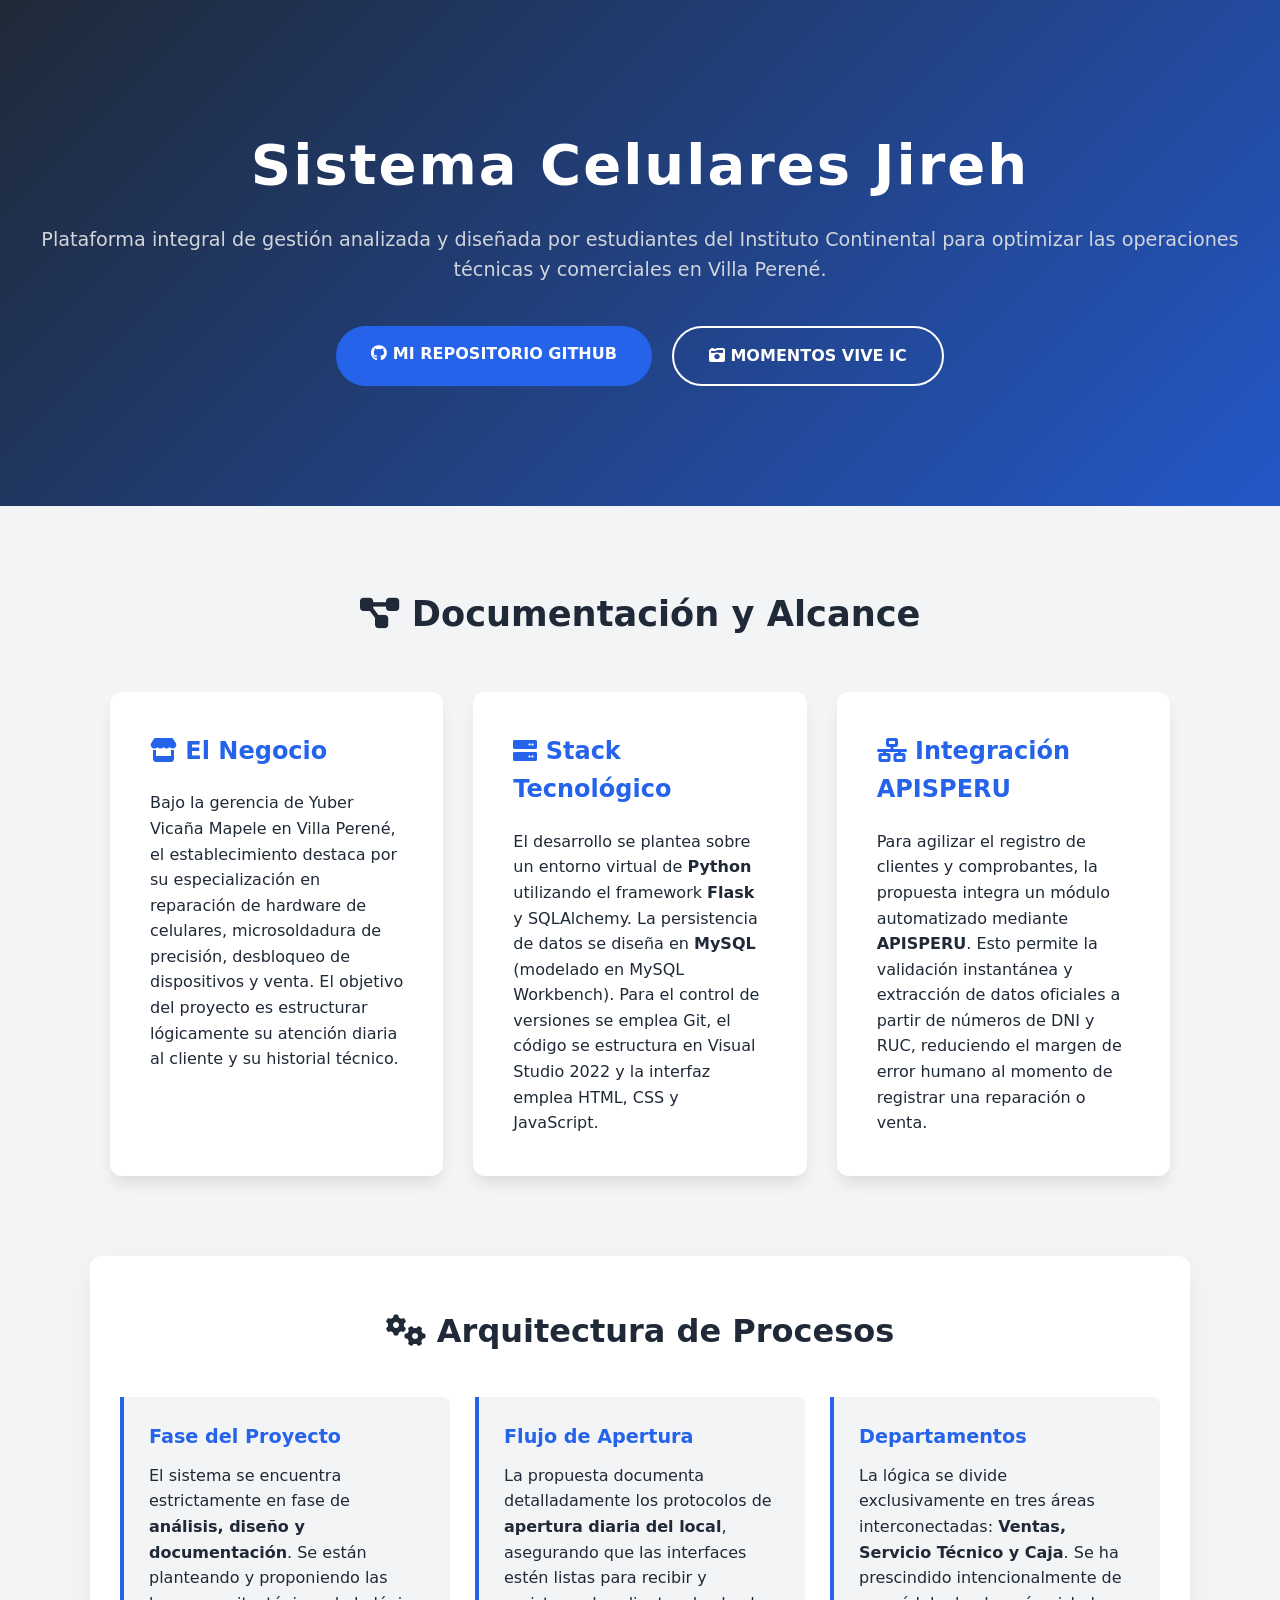
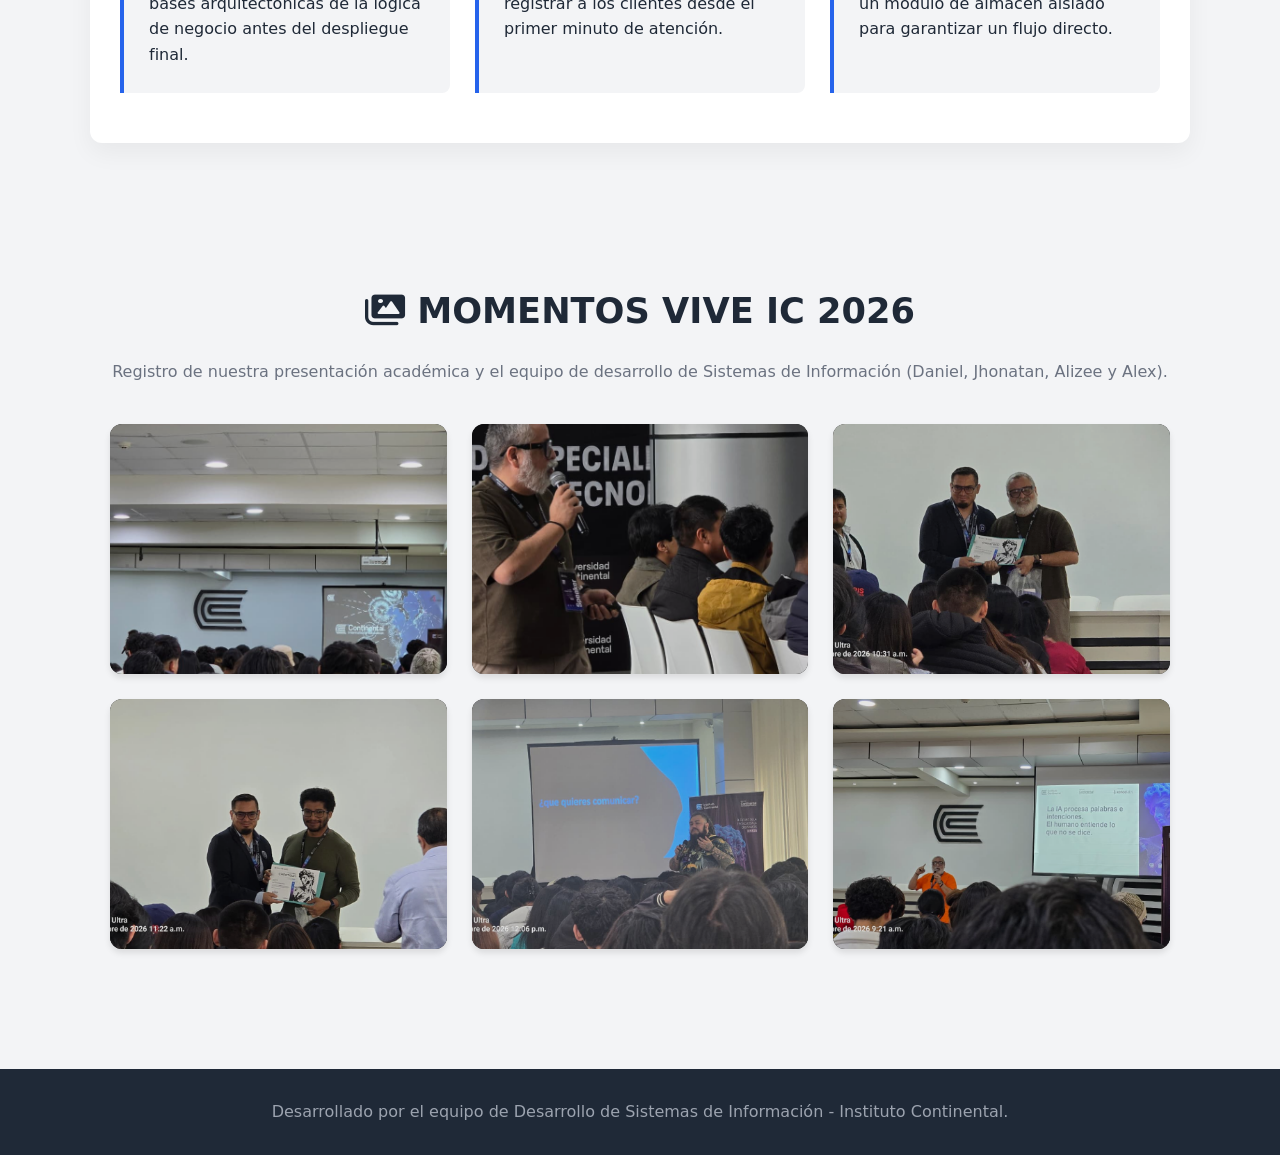
<file: index.html>
<!DOCTYPE html>
<html lang="es">
<head>
    <meta charset="UTF-8">
    <meta name="viewport" content="width=device-width, initial-scale=1.0">
    <title>Celulares Jireh - Proyecto IC</title>
    <link href="https://cdnjs.cloudflare.com/ajax/libs/font-awesome/6.0.0/css/all.min.css" rel="stylesheet">
    <link rel="stylesheet" href="style.css">
</head>
<body>
    <!-- Cabecera Principal con las dos únicas opciones -->
    <header class="hero">
        <div class="hero-content">
            <h1>Sistema Celulares Jireh</h1>
            <p>Plataforma integral de gestión analizada y diseñada por estudiantes del Instituto Continental para optimizar las operaciones técnicas y comerciales en Villa Perené.</p>
            
            <div class="opciones-principales">
                <a href="https://github.com/i2521357-droid/demo-celulares-jireh" target="_blank" class="btn-primary">
                    <i class="fab fa-github"></i> MI REPOSITORIO GITHUB
                </a>
                <a href="momentos.html" class="btn-secondary">
                    <i class="fas fa-camera-retro"></i> MOMENTOS VIVE IC
                </a>
            </div>
        </div>
    </header>

    <!-- Información Ampliada del Negocio y Sistema -->
    <section class="empresa-info">
        <h2><i class="fas fa-project-diagram"></i> Documentación y Alcance</h2>
        <div class="cards-container">
            <div class="card">
                <h3><i class="fas fa-store"></i> El Negocio</h3>
                <p>Bajo la gerencia de Yuber Vicaña Mapele en Villa Perené, el establecimiento destaca por su especialización en reparación de hardware de celulares, microsoldadura de precisión, desbloqueo de dispositivos y venta. El objetivo del proyecto es estructurar lógicamente su atención diaria al cliente y su historial técnico.</p>
            </div>
            <div class="card">
                <h3><i class="fas fa-server"></i> Stack Tecnológico</h3>
                <p>El desarrollo se plantea sobre un entorno virtual de <strong>Python</strong> utilizando el framework <strong>Flask</strong> y SQLAlchemy. La persistencia de datos se diseña en <strong>MySQL</strong> (modelado en MySQL Workbench). Para el control de versiones se emplea Git, el código se estructura en Visual Studio 2022 y la interfaz emplea HTML, CSS y JavaScript.</p>
            </div>
            <div class="card">
                <h3><i class="fas fa-network-wired"></i> Integración APISPERU</h3>
                <p>Para agilizar el registro de clientes y comprobantes, la propuesta integra un módulo automatizado mediante <strong>APISPERU</strong>. Esto permite la validación instantánea y extracción de datos oficiales a partir de números de DNI y RUC, reduciendo el margen de error humano al momento de registrar una reparación o venta.</p>
            </div>
        </div>
    </section>

    <!-- Estructura Lógica y Áreas -->
    <section class="modulos-info" style="background-color: var(--white); padding: 50px 30px; border-radius: 12px; margin: 0 auto 60px auto; max-width: 1100px; box-shadow: 0 10px 25px rgba(0,0,0,0.05);">
        <h2 style="text-align: center; margin-bottom: 40px; font-size: 2rem; color: var(--dark);"><i class="fas fa-cogs"></i> Arquitectura de Procesos</h2>
        <div style="display: grid; grid-template-columns: repeat(auto-fit, minmax(300px, 1fr)); gap: 25px;">
            <div style="padding: 25px; border-left: 4px solid var(--primary); background: var(--light); border-radius: 0 8px 8px 0;">
                <h4 style="color: var(--primary); font-size: 1.2rem; margin-bottom: 10px;">Fase del Proyecto</h4>
                <p>El sistema se encuentra estrictamente en fase de <strong>análisis, diseño y documentación</strong>. Se están planteando y proponiendo las bases arquitectónicas de la lógica de negocio antes del despliegue final.</p>
            </div>
            <div style="padding: 25px; border-left: 4px solid var(--primary); background: var(--light); border-radius: 0 8px 8px 0;">
                <h4 style="color: var(--primary); font-size: 1.2rem; margin-bottom: 10px;">Flujo de Apertura</h4>
                <p>La propuesta documenta detalladamente los protocolos de <strong>apertura diaria del local</strong>, asegurando que las interfaces estén listas para recibir y registrar a los clientes desde el primer minuto de atención.</p>
            </div>
            <div style="padding: 25px; border-left: 4px solid var(--primary); background: var(--light); border-radius: 0 8px 8px 0;">
                <h4 style="color: var(--primary); font-size: 1.2rem; margin-bottom: 10px;">Departamentos</h4>
                <p>La lógica se divide exclusivamente en tres áreas interconectadas: <strong>Ventas, Servicio Técnico y Caja</strong>. Se ha prescindido intencionalmente de un módulo de almacén aislado para garantizar un flujo directo.</p>
            </div>
        </div>
    </section>

    <!-- Sección de Fotos (Necesaria para que el enlace del menú superior funcione) -->
    <section class="galeria-eventos" id="momentos-vive-ic">
        <h2><i class="fas fa-images"></i> MOMENTOS VIVE IC 2026</h2>
        <p class="subtitle">Registro de nuestra presentación académica y el equipo de desarrollo de Sistemas de Información (Daniel, Jhonatan, Alizee y Alex).</p>
        <div class="grid-fotos">
            <div class="foto-wrapper"><img src="foto1.jpeg" alt="Momento Vive IC 1" class="foto-evento"></div>
            <div class="foto-wrapper"><img src="foto2.jpeg" alt="Momento Vive IC 2" class="foto-evento"></div>
            <div class="foto-wrapper"><img src="foto3.jpeg" alt="Momento Vive IC 3" class="foto-evento"></div>
            <div class="foto-wrapper"><img src="foto4.jpeg" alt="Momento Vive IC 1" class="foto-evento"></div>
            <div class="foto-wrapper"><img src="foto5.jpeg" alt="Momento Vive IC 2" class="foto-evento"></div>
            <div class="foto-wrapper"><img src="foto6.jpeg" alt="Momento Vive IC 3" class="foto-evento"></div>
        </div>
    </section>

    <footer>
        <p>Desarrollado por el equipo de Desarrollo de Sistemas de Información - Instituto Continental.</p>
    </footer>

    <!-- Visor de fotos -->
    <div id="modal-foto" class="modal">
        <span class="cerrar">&times;</span>
        <img class="modal-contenido" id="img-ampliada" alt="Visor de imagen">
    </div>

    <script src="script.js"></script>
</body>
</html>
</file>
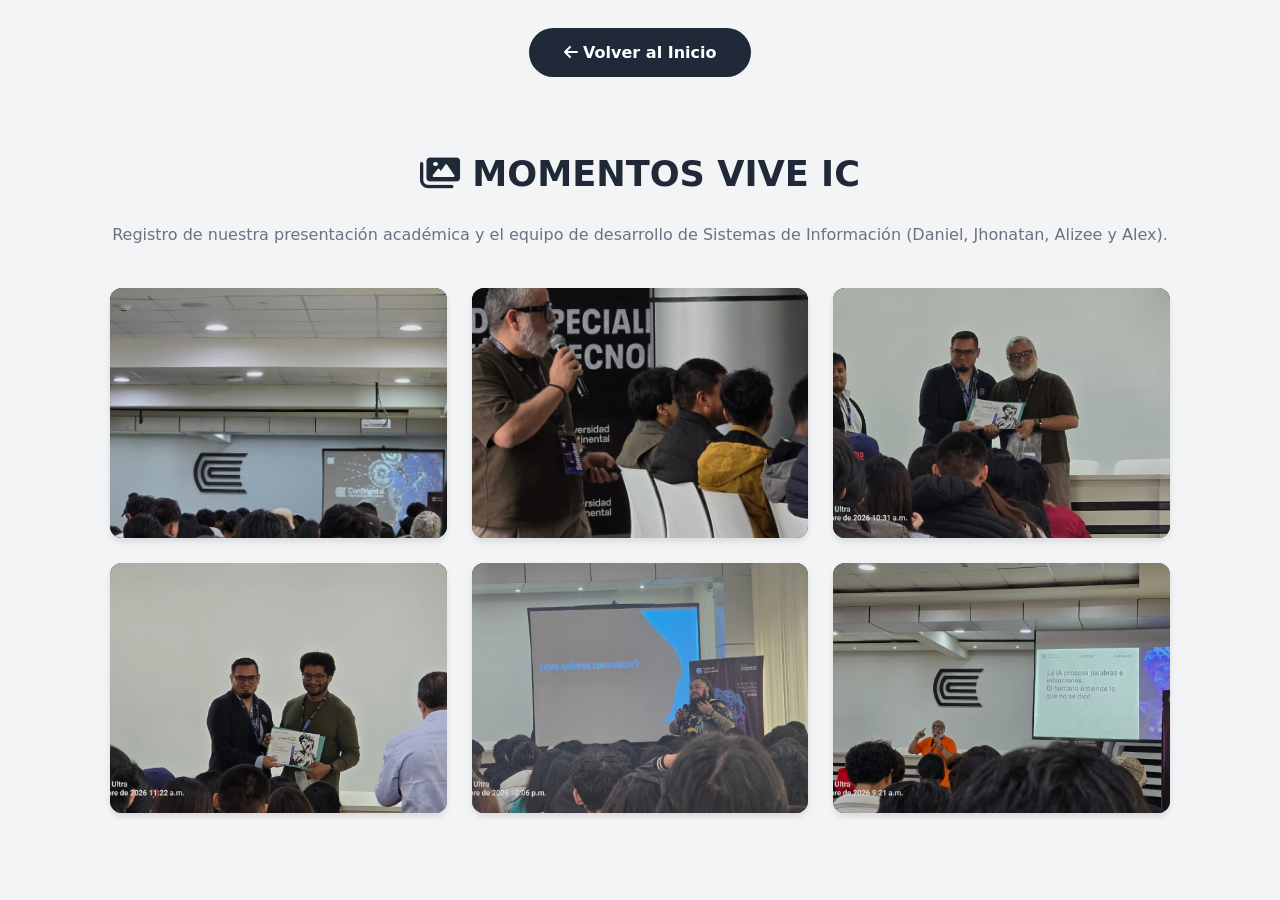
<file: momentos.html>
<!DOCTYPE html>
<html lang="es">
<head>
    <meta charset="UTF-8">
    <meta name="viewport" content="width=device-width, initial-scale=1.0">
    <title>Momentos Vive IC</title>
    <link href="https://cdnjs.cloudflare.com/ajax/libs/font-awesome/6.0.0/css/all.min.css" rel="stylesheet">
    <link rel="stylesheet" href="style.css">
</head>
<body>
    <div style="text-align: center; margin-top: 40px;">
        <a href="index.html" class="btn-primary" style="background-color: var(--dark);"><i class="fas fa-arrow-left"></i> Volver al Inicio</a>
    </div>

    <section class="galeria-eventos">
        <h2><i class="fas fa-images"></i> MOMENTOS VIVE IC</h2>
        <p class="subtitle">Registro de nuestra presentación académica y el equipo de desarrollo de Sistemas de Información (Daniel, Jhonatan, Alizee y Alex).</p>
        <div class="grid-fotos">
            <div class="foto-wrapper"><img src="foto1.jpeg" alt="Momento Vive IC 1" class="foto-evento"></div>
            <div class="foto-wrapper"><img src="foto2.jpeg" alt="Momento Vive IC 2" class="foto-evento"></div>
            <div class="foto-wrapper"><img src="foto3.jpeg" alt="Momento Vive IC 3" class="foto-evento"></div>
            <div class="foto-wrapper"><img src="foto4.jpeg" alt="Momento Vive IC 1" class="foto-evento"></div>
            <div class="foto-wrapper"><img src="foto5.jpeg" alt="Momento Vive IC 2" class="foto-evento"></div>
            <div class="foto-wrapper"><img src="foto6.jpeg" alt="Momento Vive IC 3" class="foto-evento"></div>
        </div>
    </section>

    <!-- Visor de fotos -->
    <div id="modal-foto" class="modal">
        <span class="cerrar">&times;</span>
        <img class="modal-contenido" id="img-ampliada" alt="Visor de imagen">
    </div>

    <script src="script.js"></script>
</body>
</html>
</file>
<file: style.css>
:root {
    --primary: #2563eb;
    --secondary: #1e40af;
    --dark: #1f2937;
    --light: #f3f4f6;
    --white: #ffffff;
}

* {
    margin: 0;
    padding: 0;
    box-sizing: border-box;
    font-family: 'Segoe UI', system-ui, sans-serif;
}

body {
    background-color: var(--light);
    color: var(--dark);
    line-height: 1.6;
}

/* Sección Hero */
.hero {
    background: linear-gradient(135deg, rgba(31, 41, 55, 0.9), rgba(37, 99, 235, 0.8)), #1f2937;
    color: var(--white);
    padding: 120px 20px;
    text-align: center;
}

.hero h1 {
    font-size: 3.5rem;
    margin-bottom: 15px;
    letter-spacing: 2px;
}

.hero p {
    font-size: 1.2rem;
    margin-bottom: 40px;
    color: #d1d5db;
}

.btn-primary {
    background-color: var(--primary);
    color: var(--white);
    padding: 15px 35px;
    text-decoration: none;
    border-radius: 30px;
    font-weight: bold;
    transition: all 0.3s ease;
}

.btn-primary:hover {
    background-color: var(--secondary);
    box-shadow: 0 4px 15px rgba(37, 99, 235, 0.4);
}

.opciones-principales {
    display: flex;
    justify-content: center;
    gap: 20px;
    margin-top: 30px;
    flex-wrap: wrap;
}

.btn-secondary {
    background-color: transparent;
    color: var(--white);
    padding: 15px 35px;
    text-decoration: none;
    border-radius: 30px;
    font-weight: bold;
    border: 2px solid var(--white);
    transition: all 0.3s ease;
}

.btn-secondary:hover {
    background-color: var(--white);
    color: var(--primary);
    box-shadow: 0 4px 15px rgba(255, 255, 255, 0.3);
}

/* Secciones Generales */
section {
    padding: 80px 20px;
    max-width: 1100px;
    margin: 0 auto;
}

section h2 {
    text-align: center;
    font-size: 2.2rem;
    margin-bottom: 50px;
    color: var(--dark);
}

/* Tarjetas de Información */
.cards-container {
    display: grid;
    grid-template-columns: repeat(auto-fit, minmax(300px, 1fr));
    gap: 30px;
}

.card {
    background: var(--white);
    padding: 40px;
    border-radius: 12px;
    box-shadow: 0 10px 15px -3px rgba(0,0,0,0.1);
    transition: transform 0.3s ease;
}

.card:hover {
    transform: translateY(-8px);
}

.card h3 {
    color: var(--primary);
    margin-bottom: 20px;
    font-size: 1.5rem;
}

.areas-list {
    list-style: none;
}

.areas-list li {
    margin-bottom: 15px;
    font-size: 1.1rem;
}

.areas-list i {
    color: var(--primary);
    width: 25px;
}

/* Detalle del Proyecto */
.proyecto-info {
    background: var(--white);
    border-radius: 16px;
    padding: 60px 40px;
    box-shadow: 0 10px 25px rgba(0,0,0,0.05);
    text-align: center;
}

.proyecto-desc {
    font-size: 1.15rem;
    margin-bottom: 40px;
    color: #4b5563;
    max-width: 800px;
    margin-left: auto;
    margin-right: auto;
}

.btn-repo {
    display: inline-block;
    background-color: #24292e;
    color: white;
    padding: 15px 35px;
    text-decoration: none;
    border-radius: 8px;
    font-size: 1.1rem;
    font-weight: bold;
    transition: background 0.3s;
}

.btn-repo:hover {
    background-color: #000;
}

.btn-repo i {
    margin-right: 8px;
}

/* Galería */
.subtitle {
    text-align: center;
    margin-top: -30px;
    margin-bottom: 40px;
    color: #6b7280;
}

.grid-fotos {
    display: grid;
    grid-template-columns: repeat(auto-fit, minmax(300px, 1fr));
    gap: 25px;
}

.foto-wrapper {
    overflow: hidden;
    border-radius: 12px;
    box-shadow: 0 4px 6px rgba(0,0,0,0.1);
    background: #000;
}

.foto-evento {
    width: 100%;
    height: 250px;
    object-fit: cover;
    cursor: zoom-in;
    transition: transform 0.5s ease;
    display: block;
    opacity: 0.9;
}

.foto-evento:hover {
    transform: scale(1.1);
    opacity: 1;
}

/* Footer */
footer {
    background: var(--dark);
    color: #9ca3af;
    text-align: center;
    padding: 30px 20px;
    margin-top: 40px;
}

/* Modal del Visor de Fotos */
.modal {
    display: none;
    position: fixed;
    z-index: 1000;
    padding-top: 50px;
    left: 0;
    top: 0;
    width: 100%;
    height: 100%;
    background-color: rgba(0,0,0,0.95);
    backdrop-filter: blur(5px);
}

.modal-contenido {
    margin: auto;
    display: block;
    max-width: 90%;
    max-height: 85vh;
    border-radius: 8px;
    box-shadow: 0 0 20px rgba(0,0,0,0.5);
    animation: zoom 0.3s;
}

@keyframes zoom {
    from {transform: scale(0.9)} 
    to {transform: scale(1)}
}

.cerrar {
    position: absolute;
    top: 20px;
    right: 40px;
    color: #f1f1f1;
    font-size: 45px;
    font-weight: bold;
    cursor: pointer;
    transition: 0.3s;
}

.cerrar:hover {
    color: var(--primary);
}
</file>
